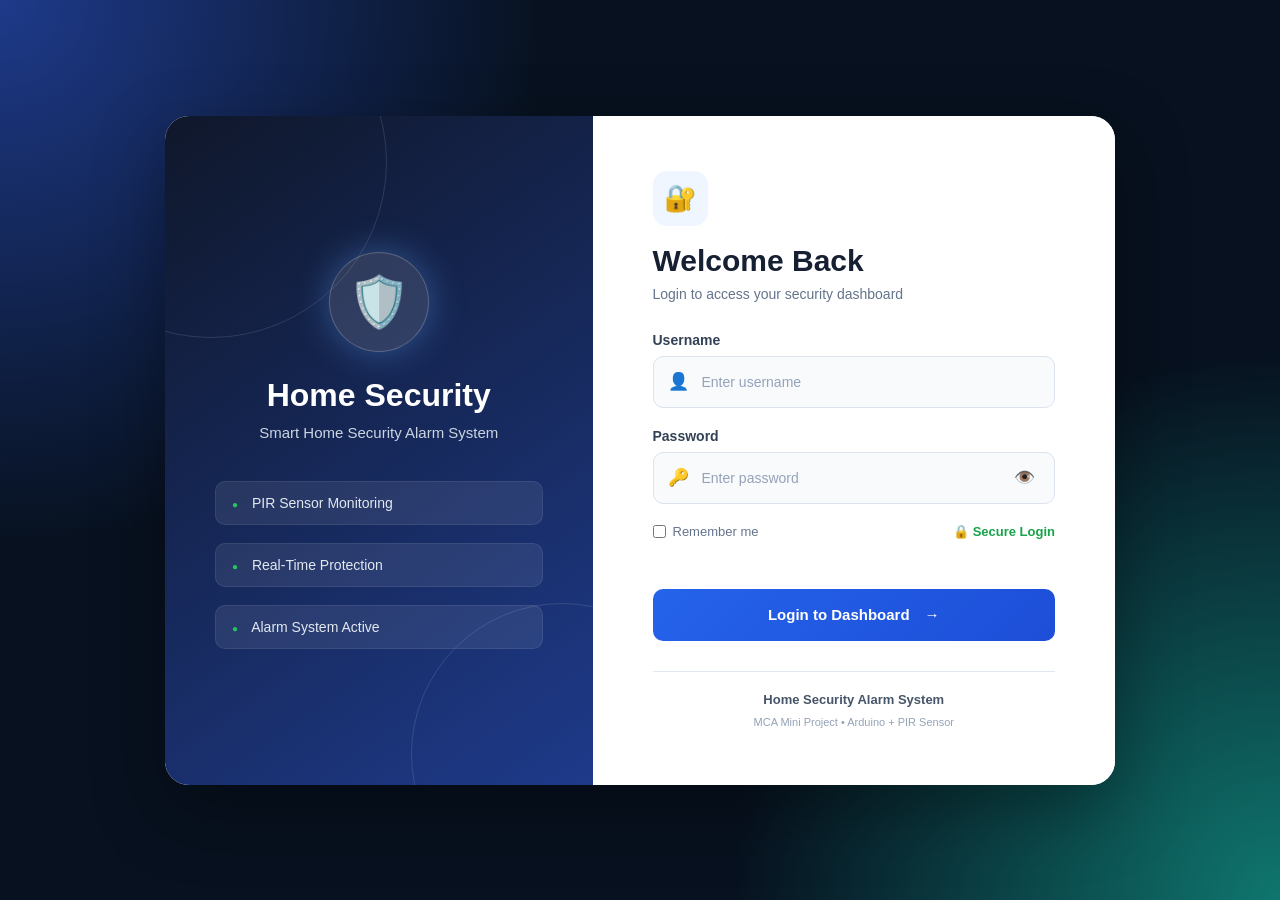
<file: index.html>
<!DOCTYPE html>
<html lang="en">
<head>
    <meta charset="UTF-8">
    <meta name="viewport" content="width=device-width, initial-scale=1.0">
    <title>Home Security Alarm System</title>

    <meta http-equiv="refresh" content="0; url=login.html">
</head>
<body>
    <p>Redirecting to login...</p>
</body>
</html>
</file>
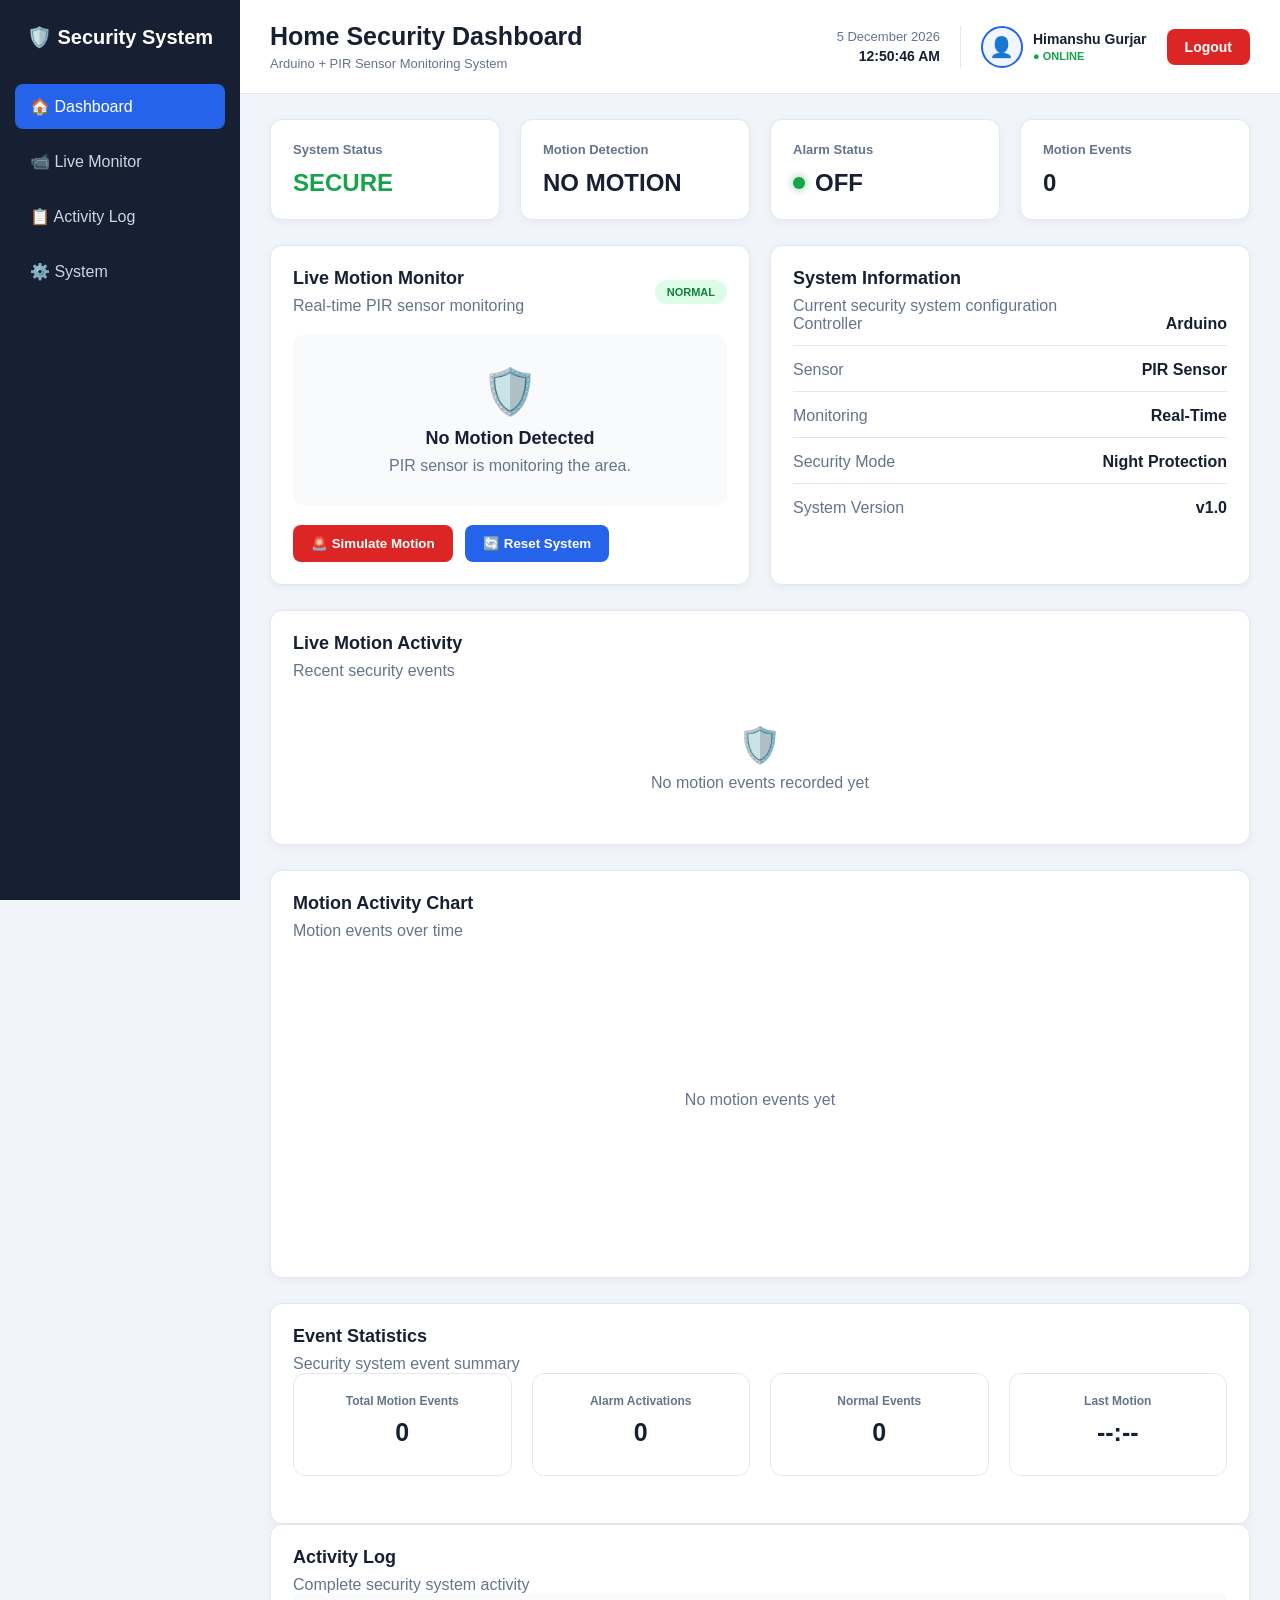
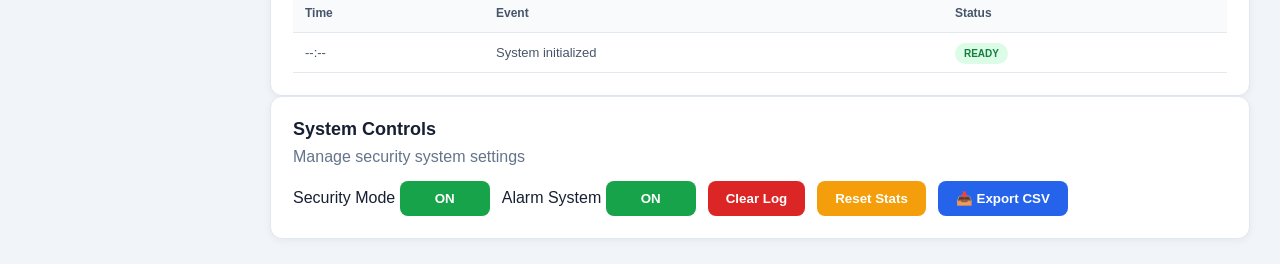
<file: dashboard.html>
<!DOCTYPE html>
<html lang="en">

<head>
    <meta charset="UTF-8">
    <meta name="viewport" content="width=device-width, initial-scale=1.0">

    <title>Home Security Dashboard</title>

    <link rel="stylesheet" href="style.css">
</head>

<body>

    <!-- ================= SIDEBAR ================= -->

    <aside class="sidebar">

        <h2>🛡️ Security System</h2>

        <ul class="sidebar-menu">

            <li>
                <a href="#" class="active">🏠 Dashboard</a>
            </li>

            <li>
                <a href="#monitor">📹 Live Monitor</a>
            </li>

            <li>
                <a href="#activity">📋 Activity Log</a>
            </li>

            <li>
                <a href="#system">⚙️ System</a>
            </li>

        </ul>

    </aside>


    <!-- ================= MAIN ================= -->

    <main class="main">


        <!-- ================= HEADER ================= -->

        <header class="header">

            <div class="header-title">

                <h1>Home Security Dashboard</h1>

                <p>
                    Arduino + PIR Sensor Monitoring System
                </p>

            </div>


            <div class="header-actions">

                <!-- Date & Time -->

                <div class="header-time">

                    <span id="date">
                        Loading...
                    </span>

                    <span id="time">
                        Loading...
                    </span>

                </div>


                <!-- Admin -->

                <div class="admin-profile">

                    <div class="admin-avatar">
                        👤
                    </div>

                    <div class="admin-details">

                        <strong>Himanshu Gurjar</strong>

                        <span>● ONLINE</span>

                    </div>

                </div>


                <!-- Logout -->

                <button
                    id="logoutButton"
                    class="logout-button"
                >
                    Logout
                </button>

            </div>

        </header>


        <!-- ================= CONTENT ================= -->

        <div class="dashboard-content">


            <!-- ================= STATUS CARDS ================= -->

            <section class="dashboard">


                <!-- System Status -->

                <div class="status-card">

                    <h3>System Status</h3>

                    <h2
                        id="systemStatus"
                        class="green-text"
                    >
                        SECURE
                    </h2>

                </div>


                <!-- Motion Detection -->

                <div class="status-card">

                    <h3>Motion Detection</h3>

                    <h2 id="motionStatus">
                        NO MOTION
                    </h2>

                </div>


                <!-- Alarm Status -->

                <div class="status-card">

                    <h3>Alarm Status</h3>

                    <div class="alarm-indicator">

                        <span
                            id="alarmLight"
                            class="alarm-light"
                        ></span>

                        <h2 id="alarmStatus">
                            OFF
                        </h2>

                    </div>

                </div>


                <!-- Motion Events -->

                <div class="status-card">

                    <h3>Motion Events</h3>

                    <h2 id="motionEvents">
                        0
                    </h2>

                </div>

            </section>



            <!-- ================= MONITOR + SYSTEM ================= -->

            <section class="content-grid">


                <!-- LIVE MOTION MONITOR -->

                <div
                    class="panel"
                    id="monitor"
                >

                    <div class="monitor-header">

                        <div>

                            <h2>
                                Live Motion Monitor
                            </h2>

                            <p>
                                Real-time PIR sensor monitoring
                            </p>

                        </div>

                        <span
                            id="monitorStatus"
                            class="monitor-status"
                        >
                            NORMAL
                        </span>

                    </div>


                    <div class="monitor-box">

                        <div class="monitor-icon">
                            🛡️
                        </div>

                        <h2 id="motionTitle">
                            No Motion Detected
                        </h2>

                        <p id="motionMessage">
                            PIR sensor is monitoring the area.
                        </p>

                    </div>


                    <button
                        class="simulate-button"
                        onclick="simulateMotion()"
                    >
                        🚨 Simulate Motion
                    </button>


                    <button
                        class="reset-button"
                        onclick="resetSystem()"
                    >
                        🔄 Reset System
                    </button>

                </div>



                <!-- SYSTEM INFORMATION -->

                <div
                    class="panel"
                    id="system"
                >

                    <h2>
                        System Information
                    </h2>

                    <p>
                        Current security system configuration
                    </p>


                    <div class="system-info">


                        <div class="info-row">

                            <span class="info-label">
                                Controller
                            </span>

                            <span class="info-value">
                                Arduino
                            </span>

                        </div>


                        <div class="info-row">

                            <span class="info-label">
                                Sensor
                            </span>

                            <span class="info-value">
                                PIR Sensor
                            </span>

                        </div>


                        <div class="info-row">

                            <span class="info-label">
                                Monitoring
                            </span>

                            <span class="info-value">
                                Real-Time
                            </span>

                        </div>


                        <div class="info-row">

                            <span class="info-label">
                                Security Mode
                            </span>

                            <span class="info-value">
                                Night Protection
                            </span>

                        </div>


                        <div class="info-row">

                            <span class="info-label">
                                System Version
                            </span>

                            <span class="info-value">
                                v1.0
                            </span>

                        </div>

                    </div>

                </div>

            </section>



            <!-- ================= LIVE ACTIVITY ================= -->

            <section class="panel live-activity-panel">

                <h2>
                    Live Motion Activity
                </h2>

                <p>
                    Recent security events
                </p>


                <div
                    id="liveActivityList"
                    class="live-activity-list"
                >

                    <div class="empty-activity">

                        <div class="empty-icon">
                            🛡️
                        </div>

                        <p>
                            No motion events recorded yet
                        </p>

                    </div>

                </div>

            </section>



            <!-- ================= CHART ================= -->

            <section class="panel chart-panel">

                <h2>
                    Motion Activity Chart
                </h2>

                <p>
                    Motion events over time
                </p>


                <div class="chart-container">

                    <canvas id="motionChart"></canvas>

                </div>

            </section>



            <!-- ================= STATISTICS ================= -->

            <section class="panel">

                <h2>
                    Event Statistics
                </h2>

                <p>
                    Security system event summary
                </p>


                <div class="stats-grid">


                    <div class="stat-card">

                        <h3>
                            Total Motion Events
                        </h3>

                        <h2 id="totalMotionEvents">
                            0
                        </h2>

                    </div>


                    <div class="stat-card">

                        <h3>
                            Alarm Activations
                        </h3>

                        <h2 id="alarmActivations">
                            0
                        </h2>

                    </div>


                    <div class="stat-card">

                        <h3>
                            Normal Events
                        </h3>

                        <h2 id="normalEvents">
                            0
                        </h2>

                    </div>


                    <div class="stat-card">

                        <h3>
                            Last Motion
                        </h3>

                        <h2 id="lastMotionTime">
                            --:--
                        </h2>

                    </div>


                </div>

            </section>



            <!-- ================= ACTIVITY LOG ================= -->

            <section
                class="panel"
                id="activity"
            >

                <h2>
                    Activity Log
                </h2>

                <p>
                    Complete security system activity
                </p>


                <div class="activity-table-container">

                    <table class="activity-table">

                        <thead>

                            <tr>

                                <th>
                                    Time
                                </th>

                                <th>
                                    Event
                                </th>

                                <th>
                                    Status
                                </th>

                            </tr>

                        </thead>


                        <tbody id="activityTable">

                            <tr>

                                <td>
                                    --:--
                                </td>

                                <td>
                                    System initialized
                                </td>

                                <td>

                                    <span class="success-badge">
                                        READY
                                    </span>

                                </td>

                            </tr>

                        </tbody>

                    </table>

                </div>

            </section>



            <!-- ================= SYSTEM CONTROLS ================= -->

            <section class="panel">

                <h2>
                    System Controls
                </h2>

                <p>
                    Manage security system settings
                </p>


                <div class="system-controls">


                    <!-- Security -->

                    <div class="control-group">

                        <span>
                            Security Mode
                        </span>

                        <button
                            id="securityToggle"
                            class="control-button active"
                        >
                            ON
                        </button>

                    </div>


                    <!-- Alarm -->

                    <div class="control-group">

                        <span>
                            Alarm System
                        </span>

                        <button
                            id="alarmToggle"
                            class="control-button active"
                        >
                            ON
                        </button>

                    </div>


                    <!-- Clear Log -->

                    <button
                        id="clearLogButton"
                        class="control-button danger"
                    >
                        Clear Log
                    </button>


                    <!-- Reset Statistics -->

                    <button
                        id="resetStatsButton"
                        class="control-button warning"
                    >
                        Reset Stats
                    </button>


                    <!-- Export -->

                    <button
                        class="export-button"
                        onclick="exportActivityLog()"
                    >
                        📥 Export CSV
                    </button>


                </div>

            </section>


        </div>

    </main>


    <!-- ================= JAVASCRIPT ================= -->

    <script src="script.js"></script>

</body>

</html>
</file>
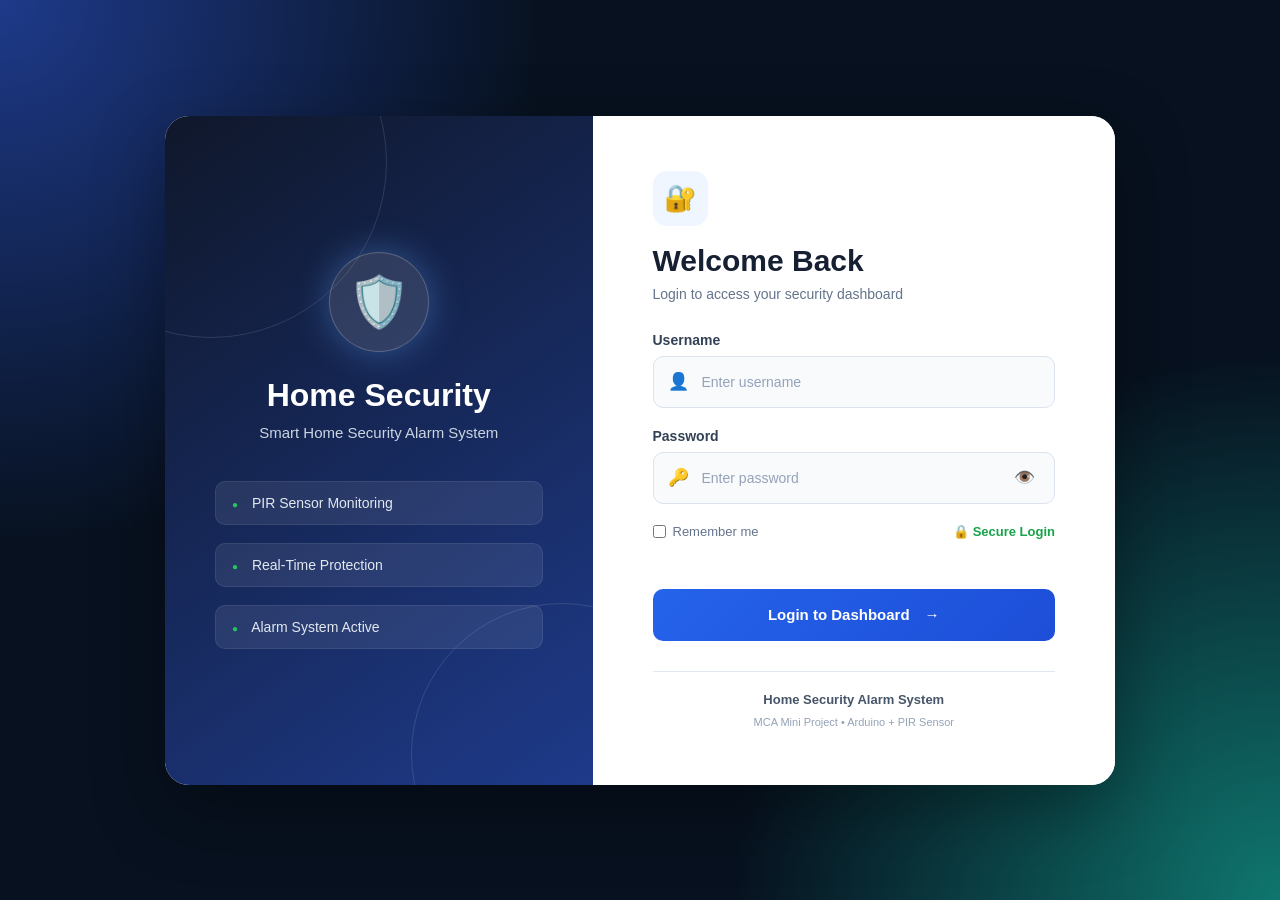
<file: login.html>
<!DOCTYPE html>
<html lang="en">
<head>
    <meta charset="UTF-8">
    <meta name="viewport" content="width=device-width, initial-scale=1.0">

    <title>Login | Home Security System</title>

    <link rel="stylesheet" href="login.css">
</head>

<body>

    <div class="login-container">

        <!-- Left Security Section -->
        <div class="security-panel">

            <div class="shield">
                🛡️
            </div>

            <h1>Home Security</h1>

            <p>
                Smart Home Security Alarm System
            </p>

            <div class="security-info">
                <div>
                    <span>●</span>
                    PIR Sensor Monitoring
                </div>

                <div>
                    <span>●</span>
                    Real-Time Protection
                </div>

                <div>
                    <span>●</span>
                    Alarm System Active
                </div>
            </div>

        </div>


        <!-- Login Section -->
        <div class="login-panel">

            <div class="login-header">

                <div class="login-icon">
                    🔐
                </div>
                

                <h2>Welcome Back</h2>

                <p>
                    Login to access your security dashboard
                </p>

            </div>


            <form id="loginForm">

                <!-- Username -->
                <div class="input-group">

                    <label for="username">
                        Username
                    </label>

                    <div class="input-wrapper">

                        <span class="input-icon">👤</span>

                        <input
                            type="text"
                            id="username"
                            placeholder="Enter username"
                            autocomplete="username"
                            required
                        >

                    </div>

                </div>


                <!-- Password -->
                <div class="input-group">

                    <label for="password">
                        Password
                    </label>

                    <div class="input-wrapper">

                        <span class="input-icon">🔑</span>

                        <input
                            type="password"
                            id="password"
                            placeholder="Enter password"
                            autocomplete="current-password"
                            required
                        >

                        <button
                            type="button"
                            id="togglePassword"
                            class="password-toggle"
                        >
                            👁️
                        </button>

                    </div>

                </div>


                <!-- Remember -->
                <div class="login-options">

                    <label class="remember-me">

                        <input
                            type="checkbox"
                            id="rememberMe"
                        >

                        <span>Remember me</span>

                    </label>

                    <span class="secure-text">
                        🔒 Secure Login
                    </span>

                </div>


                <!-- Error Message -->
                <div
                    id="loginMessage"
                    class="login-message"
                ></div>


                <!-- Login Button -->
                <button
                    type="submit"
                    class="login-button"
                >

                    <span>Login to Dashboard</span>

                    <span>→</span>

                </button>

            </form>


            <div class="login-footer">

                <p>
                    Home Security Alarm System
                </p>

                <small>
                    MCA Mini Project • Arduino + PIR Sensor
                </small>

            </div>

        </div>

    </div>


    <script src="login.js"></script>

</body>
</html>
</file>
<file: style.css>
/* ========================================
   HOME SECURITY DASHBOARD
   ORIGINAL DASHBOARD STYLE
======================================== */

* {
    margin: 0;
    padding: 0;
    box-sizing: border-box;
}

body {
    font-family: Arial, Helvetica, sans-serif;
    background: #f1f5f9;
    color: #172033;
    min-height: 100vh;
}

/* ========================================
   SIDEBAR
======================================== */

.sidebar {
    position: fixed;
    left: 0;
    top: 0;
    width: 240px;
    height: 100vh;
    background: #172033;
    color: white;
    padding: 25px 15px;
    z-index: 100;
}

.sidebar h2 {
    text-align: center;
    margin-bottom: 35px;
    font-size: 20px;
}

.sidebar-menu {
    list-style: none;
}

.sidebar-menu li {
    margin-bottom: 10px;
}

.sidebar-menu a {
    display: block;
    padding: 13px 15px;
    color: #cbd5e1;
    text-decoration: none;
    border-radius: 8px;
    transition: 0.2s;
}

.sidebar-menu a:hover,
.sidebar-menu a.active {
    background: #2563eb;
    color: white;
}

/* ========================================
   MAIN AREA
======================================== */

.main {
    margin-left: 240px;
    min-height: 100vh;
}

/* ========================================
   HEADER
======================================== */

.header {
    background: white;
    padding: 22px 30px;
    border-bottom: 1px solid #e2e8f0;

    display: flex;
    align-items: center;
    justify-content: space-between;

    gap: 20px;
}

.header-title {
    flex: 1;
}

.header h1 {
    font-size: 25px;
    margin-bottom: 5px;
    color: #172033;
}

.header p {
    color: #64748b;
    font-size: 13px;
}

.header-actions {
    display: flex;
    align-items: center;
    gap: 20px;
}

.header-time {
    display: flex;
    flex-direction: column;
    align-items: flex-end;
    gap: 4px;
}

#date {
    color: #64748b;
    font-size: 13px;
}

#time {
    color: #172033;
    font-weight: bold;
    font-size: 14px;
}

/* ========================================
   ADMIN PROFILE
======================================== */

.admin-profile {
    display: flex;
    align-items: center;
    gap: 10px;

    padding-left: 20px;
    border-left: 1px solid #e2e8f0;
}

.admin-avatar {
    width: 42px;
    height: 42px;

    border-radius: 50%;

    display: flex;
    align-items: center;
    justify-content: center;

    background: #eff6ff;
    border: 2px solid #2563eb;

    font-size: 20px;
}

.admin-details {
    display: flex;
    flex-direction: column;
    gap: 3px;
}

.admin-details strong {
    color: #172033;
    font-size: 14px;
}

.admin-details span {
    color: #16a34a;
    font-size: 11px;
    font-weight: 700;
}

/* ========================================
   LOGOUT
======================================== */

.logout-button {
    padding: 10px 18px;

    border: none;
    border-radius: 8px;

    background: #dc2626;
    color: white;

    font-size: 14px;
    font-weight: 700;

    cursor: pointer;

    transition: 0.2s ease;
}

.logout-button:hover {
    background: #b91c1c;
    transform: translateY(-2px);
}

.logout-button:active {
    transform: translateY(0);
}

/* ========================================
   DASHBOARD CONTENT
======================================== */

.dashboard-content {
    padding: 25px 30px;
}
/* ================================
   PROFESSIONAL DASHBOARD UPGRADE
   ================================ */

.dashboard-content {
    max-width: 1500px;
    margin: 0 auto;
}

.status-card,
.panel {
    transition: transform 0.25s ease, box-shadow 0.25s ease;
}

.status-card:hover,
.panel:hover {
    transform: translateY(-3px);
    box-shadow: 0 12px 30px rgba(15, 23, 42, 0.10);
}

/* Status cards */

.status-card h3 {
    font-size: 14px;
    font-weight: 600;
    color: #64748b;
    margin-bottom: 10px;
}

.status-card h2 {
    font-size: 25px;
    font-weight: 700;
}

/* Monitor */

.monitor-box {
    border-radius: 16px;
    transition: all 0.3s ease;
}

.monitor-icon {
    font-size: 42px;
    margin-bottom: 10px;
}

/* Buttons */

.simulate-button,
.reset-button,
.control-button,
.export-button {
    transition: transform 0.2s ease, box-shadow 0.2s ease;
}

.simulate-button:hover,
.reset-button:hover,
.control-button:hover,
.export-button:hover {
    transform: translateY(-2px);
}

/* Live activity */

.live-activity-item {
    transition: background 0.2s ease, transform 0.2s ease;
}

.live-activity-item:hover {
    transform: translateX(4px);
}

/* Statistics */

.stat-card {
    transition: transform 0.2s ease, box-shadow 0.2s ease;
}

.stat-card:hover {
    transform: translateY(-3px);
}

/* Responsive dashboard */

@media (max-width: 900px) {

    .content-grid {
        grid-template-columns: 1fr;
    }

    .stats-grid {
        grid-template-columns: repeat(2, 1fr);
    }

}

@media (max-width: 600px) {

    .dashboard {
        grid-template-columns: 1fr;
    }

    .stats-grid {
        grid-template-columns: 1fr;
    }

    .header {
        flex-direction: column;
        align-items: flex-start;
        gap: 15px;
    }

    .header-actions {
        width: 100%;
        flex-wrap: wrap;
    }

}

/* ========================================
   STATUS CARDS
======================================== */

.dashboard {
    display: grid;
    grid-template-columns: repeat(4, 1fr);
    gap: 20px;
    margin-bottom: 25px;
}

.status-card {
    background: white;
    border-radius: 12px;
    padding: 22px;

    border: 1px solid #e2e8f0;

    box-shadow: 0 2px 8px rgba(15, 23, 42, 0.05);
}

.status-card h3 {
    color: #64748b;
    font-size: 13px;
    margin-bottom: 12px;
}

.status-card h2 {
    font-size: 24px;
    color: #172033;
}

.green-text {
    color: #16a34a !important;
}

/* ========================================
   ALARM INDICATOR
======================================== */

.alarm-indicator {
    display: flex;
    align-items: center;
    gap: 10px;
}

.alarm-light {
    width: 12px;
    height: 12px;

    border-radius: 50%;
    display: inline-block;

    background: #16a34a;

    box-shadow:
        0 0 8px rgba(22, 163, 74, 0.6);
}

.alarm-active {
    background: #dc2626;

    box-shadow:
        0 0 8px rgba(220, 38, 38, 0.8),
        0 0 18px rgba(220, 38, 38, 0.6);

    animation: alarmPulse 0.8s infinite;
}

@keyframes alarmPulse {

    0% {
        transform: scale(1);
        opacity: 1;
    }

    50% {
        transform: scale(1.4);
        opacity: 0.5;
    }

    100% {
        transform: scale(1);
        opacity: 1;
    }
}

/* ========================================
   ALERT MODE
======================================== */

body.alert-mode {
    animation: screenAlert 1s infinite;
}

@keyframes screenAlert {

    0% {
        box-shadow:
            inset 0 0 0 rgba(220, 38, 38, 0);
    }

    50% {
        box-shadow:
            inset 0 0 25px rgba(220, 38, 38, 0.35);
    }

    100% {
        box-shadow:
            inset 0 0 0 rgba(220, 38, 38, 0);
    }
}

/* ========================================
   CONTENT GRID
======================================== */

.content-grid {
    display: grid;
    grid-template-columns: 1fr 1fr;
    gap: 20px;
    margin-bottom: 25px;
}

/* ========================================
   PANELS
======================================== */

.panel {
    background: white;

    border: 1px solid #e2e8f0;
    border-radius: 12px;

    padding: 22px;

    box-shadow:
        0 2px 8px rgba(15, 23, 42, 0.05);
}

.panel h2 {
    color: #172033;
    font-size: 18px;
    margin-bottom: 8px;
}

.panel p {
    color: #64748b;
}

/* ========================================
   LIVE MOTION MONITOR
======================================== */

.monitor-header {
    display: flex;
    align-items: center;
    justify-content: space-between;

    margin-bottom: 20px;
}

.monitor-status {
    padding: 6px 12px;

    border-radius: 20px;

    background: #dcfce7;
    color: #15803d;

    font-size: 11px;
    font-weight: bold;
}

.monitor-box {
    text-align: center;
    padding: 30px 20px;

    background: #f8fafc;
    border-radius: 10px;

    margin-bottom: 20px;
}

.monitor-icon {
    font-size: 45px;
    margin-bottom: 10px;
}

.monitor-box h2 {
    margin-bottom: 8px;
}

/* ========================================
   BUTTONS
======================================== */

.simulate-button,
.reset-button {
    padding: 11px 18px;

    border: none;
    border-radius: 8px;

    font-weight: 700;

    cursor: pointer;

    transition: 0.2s;
}

.simulate-button {
    background: #dc2626;
    color: white;
}

.simulate-button:hover {
    background: #b91c1c;
    transform: translateY(-2px);
}

.reset-button {
    background: #2563eb;
    color: white;
    margin-left: 8px;
}

.reset-button:hover {
    background: #1d4ed8;
    transform: translateY(-2px);
}

/* ========================================
   SYSTEM INFORMATION
======================================== */

.system-info {
    display: grid;
    gap: 15px;
}

.info-row {
    display: flex;
    justify-content: space-between;

    padding-bottom: 12px;

    border-bottom: 1px solid #e2e8f0;
}

.info-row:last-child {
    border-bottom: none;
}

.info-label {
    color: #64748b;
}

.info-value {
    color: #172033;
    font-weight: 700;
}

/* ========================================
   LIVE ACTIVITY
======================================== */

.live-activity-panel {
    margin-bottom: 25px;
}

.live-activity-list {
    display: flex;
    flex-direction: column;
    gap: 10px;

    margin-top: 15px;
}

.empty-activity {
    text-align: center;
    padding: 30px;

    color: #64748b;
}

.empty-icon {
    font-size: 35px;
    margin-bottom: 8px;
}

.live-activity-item {
    display: flex;
    align-items: center;

    gap: 12px;

    padding: 12px;

    background: #f8fafc;

    border-radius: 8px;

    border: 1px solid #e2e8f0;
}

.activity-icon {
    font-size: 22px;
}

.activity-content {
    flex: 1;
}

.activity-content h3 {
    font-size: 14px;
    color: #172033;
}

.activity-content p {
    font-size: 11px;
    margin-top: 3px;
}

.live-alert-badge,
.live-ready-badge {
    padding: 5px 9px;
    border-radius: 15px;

    font-size: 10px;
    font-weight: 700;
}

.live-alert-badge {
    background: #fee2e2;
    color: #dc2626;
}

.live-ready-badge {
    background: #dcfce7;
    color: #15803d;
}

/* ========================================
   CHART
======================================== */

.chart-panel {
    margin-bottom: 25px;
}

.chart-container {
    width: 100%;
    height: 300px;
    margin-top: 15px;
}

#motionChart {
    width: 100%;
    height: 100%;
}

/* ========================================
   EVENT STATISTICS
======================================== */

.stats-grid {
    display: grid;
    grid-template-columns: repeat(4, 1fr);
    gap: 20px;

    margin-bottom: 25px;
}

.stat-card {
    background: white;

    padding: 20px;

    border-radius: 12px;

    border: 1px solid #e2e8f0;

    text-align: center;
}

.stat-card h3 {
    color: #64748b;
    font-size: 12px;
    margin-bottom: 10px;
}

.stat-card h2 {
    color: #172033;
    font-size: 25px;
}

/* ========================================
   ACTIVITY LOG
======================================== */

.activity-table-container {
    overflow-x: auto;
}

.activity-table {
    width: 100%;
    border-collapse: collapse;
}

.activity-table th,
.activity-table td {
    padding: 12px;

    text-align: left;

    border-bottom: 1px solid #e2e8f0;
}

.activity-table th {
    color: #475569;
    font-size: 12px;
    background: #f8fafc;
}

.activity-table td {
    font-size: 13px;
    color: #475569;
}

.success-badge,
.danger-badge {
    padding: 5px 9px;

    border-radius: 15px;

    font-size: 10px;
    font-weight: 700;
}

.success-badge {
    background: #dcfce7;
    color: #15803d;
}

.danger-badge {
    background: #fee2e2;
    color: #dc2626;
}

/* ========================================
   SYSTEM CONTROLS
======================================== */

.system-controls {
    display: flex;
    align-items: center;
    gap: 12px;

    flex-wrap: wrap;

    margin-top: 15px;
}

.control-button {
    min-width: 90px;

    padding: 10px 18px;

    border: none;
    border-radius: 8px;

    font-weight: 700;

    cursor: pointer;

    background: #16a34a;
    color: white;

    transition: all 0.2s ease;
}

.control-button:hover {
    transform: translateY(-2px);

    box-shadow:
        0 5px 12px rgba(0, 0, 0, 0.12);
}

.control-button:active {
    transform: translateY(0);
}

.control-button.active {
    background: #16a34a;
    color: white;
}

.control-button.control-off {
    background: #64748b;
    color: white;
}

.control-button.danger {
    background: #dc2626;
    color: white;
}

.control-button.danger:hover {
    background: #b91c1c;
}

.control-button.warning {
    background: #f59e0b;
    color: white;
}

.control-button.warning:hover {
    background: #d97706;
}

/* ========================================
   EXPORT BUTTON
======================================== */

.export-button {
    padding: 10px 18px;

    border: none;
    border-radius: 8px;

    background: #2563eb;
    color: white;

    font-weight: 700;

    cursor: pointer;

    transition: 0.2s;
}

.export-button:hover {
    background: #1d4ed8;
    transform: translateY(-2px);
}

/* ========================================
   FOOTER
======================================== */

.footer {
    text-align: center;

    padding: 20px;

    color: #64748b;

    font-size: 12px;
}

/* ========================================
   RESPONSIVE DESIGN
======================================== */

@media (max-width: 1100px) {

    .dashboard {
        grid-template-columns: repeat(2, 1fr);
    }

    .stats-grid {
        grid-template-columns: repeat(2, 1fr);
    }

    .header-actions {
        gap: 12px;
    }
}

@media (max-width: 800px) {

    .sidebar {
        position: relative;

        width: 100%;
        height: auto;
    }

    .main {
        margin-left: 0;
    }

    .content-grid {
        grid-template-columns: 1fr;
    }

    .header {
        flex-direction: column;
        align-items: flex-start;
    }

    .header-actions {
        width: 100%;
        justify-content: space-between;
        flex-wrap: wrap;
    }

    .header-time {
        align-items: flex-start;
    }
}

@media (max-width: 600px) {

    .dashboard,
    .stats-grid {
        grid-template-columns: 1fr;
    }

    .dashboard-content {
        padding: 15px;
    }

    .header {
        padding: 18px;
    }

    .admin-profile {
        padding-left: 10px;
    }

    .simulate-button,
    .reset-button {
        width: 100%;
        margin: 5px 0;
    }

    .system-controls {
        flex-direction: column;
        align-items: stretch;
    }

    .control-button,
    .export-button {
        width: 100%;
    }
}
</file>
<file: login.css>
/* ================================
   HOME SECURITY LOGIN PAGE
================================ */

* {
    margin: 0;
    padding: 0;
    box-sizing: border-box;
}

body {
    min-height: 100vh;

    font-family:
        "Segoe UI",
        Arial,
        sans-serif;

    background:
        radial-gradient(
            circle at top left,
            #1e3a8a,
            transparent 35%
        ),
        radial-gradient(
            circle at bottom right,
            #0f766e,
            transparent 35%
        ),
        #07111f;

    display: flex;
    justify-content: center;
    align-items: center;

    padding: 25px;

    color: #172033;
}


/* ================================
   MAIN CONTAINER
================================ */

.login-container {

    width: 100%;
    max-width: 950px;

    min-height: 590px;

    display: grid;

    grid-template-columns:
        45% 55%;

    background: white;

    border-radius: 24px;

    overflow: hidden;

    box-shadow:
        0 25px 70px
        rgba(0, 0, 0, 0.35);
}


/* ================================
   SECURITY PANEL
================================ */

.security-panel {

    background:
        linear-gradient(
            145deg,
            #0f172a,
            #1e3a8a
        );

    color: white;

    display: flex;

    flex-direction: column;

    justify-content: center;

    align-items: center;

    text-align: center;

    padding: 50px;

    position: relative;

    overflow: hidden;
}


/* Background circles */

.security-panel::before {

    content: "";

    position: absolute;

    width: 350px;
    height: 350px;

    border-radius: 50%;

    border: 1px solid
        rgba(255, 255, 255, 0.12);

    top: -130px;
    left: -130px;
}

.security-panel::after {

    content: "";

    position: absolute;

    width: 300px;
    height: 300px;

    border-radius: 50%;

    border: 1px solid
        rgba(255, 255, 255, 0.12);

    bottom: -120px;
    right: -120px;
}


/* ================================
   SHIELD
================================ */

.shield {

    width: 100px;
    height: 100px;

    border-radius: 50%;

    display: flex;

    align-items: center;
    justify-content: center;

    font-size: 50px;

    background:
        rgba(255, 255, 255, 0.12);

    border:
        1px solid
        rgba(255, 255, 255, 0.2);

    box-shadow:
        0 0 35px
        rgba(96, 165, 250, 0.4);

    margin-bottom: 25px;

    position: relative;

    z-index: 1;
}


/* ================================
   SECURITY TEXT
================================ */

.security-panel h1 {

    font-size: 32px;

    margin-bottom: 10px;

    position: relative;

    z-index: 1;
}

.security-panel > p {

    color: #cbd5e1;

    font-size: 15px;

    margin-bottom: 40px;

    position: relative;

    z-index: 1;
}


/* ================================
   SECURITY INFO
================================ */

.security-info {

    width: 100%;

    display: flex;

    flex-direction: column;

    gap: 18px;

    text-align: left;

    position: relative;

    z-index: 1;
}

.security-info div {

    padding: 13px 16px;

    background:
        rgba(255, 255, 255, 0.08);

    border:
        1px solid
        rgba(255, 255, 255, 0.08);

    border-radius: 10px;

    font-size: 14px;

    color: #e2e8f0;
}

.security-info span {

    color: #22c55e;

    margin-right: 10px;

    font-size: 10px;
}


/* ================================
   LOGIN PANEL
================================ */

.login-panel {

    padding: 55px 60px;

    display: flex;

    flex-direction: column;

    justify-content: center;

    background: white;
}


/* ================================
   LOGIN HEADER
================================ */

.login-header {

    margin-bottom: 30px;
}

.login-icon {

    width: 55px;
    height: 55px;

    display: flex;

    justify-content: center;
    align-items: center;

    border-radius: 14px;

    background: #eff6ff;

    font-size: 26px;

    margin-bottom: 18px;
}

.login-header h2 {

    font-size: 30px;

    color: #172033;

    margin-bottom: 8px;
}

.login-header p {

    color: #64748b;

    font-size: 14px;
}


/* ================================
   INPUT GROUP
================================ */

.input-group {

    margin-bottom: 20px;
}

.input-group label {

    display: block;

    margin-bottom: 8px;

    font-size: 14px;

    font-weight: 600;

    color: #334155;
}


/* ================================
   INPUT WRAPPER
================================ */

.input-wrapper {

    position: relative;

    display: flex;

    align-items: center;
}

.input-icon {

    position: absolute;

    left: 15px;

    font-size: 17px;

    z-index: 1;
}

.input-wrapper input {

    width: 100%;

    height: 52px;

    border: 1px solid #dbe3ee;

    border-radius: 10px;

    outline: none;

    padding:
        0 48px;

    font-size: 14px;

    color: #172033;

    background: #f8fafc;

    transition: 0.2s;
}

.input-wrapper input:focus {

    background: white;

    border-color: #2563eb;

    box-shadow:
        0 0 0 3px
        rgba(37, 99, 235, 0.12);
}

.input-wrapper input::placeholder {

    color: #94a3b8;
}


/* ================================
   PASSWORD BUTTON
================================ */

.password-toggle {

    position: absolute;

    right: 12px;

    border: none;

    background: transparent;

    cursor: pointer;

    font-size: 17px;

    padding: 8px;
}


/* ================================
   LOGIN OPTIONS
================================ */

.login-options {

    display: flex;

    justify-content: space-between;

    align-items: center;

    margin: 5px 0 20px;

    font-size: 13px;
}

.remember-me {

    display: flex;

    align-items: center;

    gap: 7px;

    color: #64748b;

    cursor: pointer;
}

.remember-me input {

    accent-color: #2563eb;

    cursor: pointer;
}

.secure-text {

    color: #16a34a;

    font-weight: 600;
}


/* ================================
   LOGIN MESSAGE
================================ */

.login-message {

    min-height: 20px;

    margin-bottom: 10px;

    font-size: 13px;

    font-weight: 600;

    text-align: center;
}

.login-message.error {

    color: #dc2626;
}

.login-message.success {

    color: #16a34a;
}


/* ================================
   LOGIN BUTTON
================================ */

.login-button {

    width: 100%;

    height: 52px;

    border: none;

    border-radius: 10px;

    background:
        linear-gradient(
            135deg,
            #2563eb,
            #1d4ed8
        );

    color: white;

    font-size: 15px;

    font-weight: 700;

    cursor: pointer;

    display: flex;

    justify-content: center;

    align-items: center;

    gap: 15px;

    transition:
        transform 0.2s,
        box-shadow 0.2s;
}

.login-button:hover {

    transform:
        translateY(-2px);

    box-shadow:
        0 10px 25px
        rgba(37, 99, 235, 0.3);
}

.login-button:active {

    transform:
        translateY(0);
}


/* ================================
   LOGIN FOOTER
================================ */

.login-footer {

    text-align: center;

    margin-top: 30px;

    padding-top: 20px;

    border-top:
        1px solid #e2e8f0;
}

.login-footer p {

    color: #475569;

    font-size: 13px;

    font-weight: 600;

    margin-bottom: 5px;
}

.login-footer small {

    color: #94a3b8;

    font-size: 11px;
}


/* ================================
   MOBILE RESPONSIVE
================================ */

@media (max-width: 750px) {

    .login-container {

        grid-template-columns: 1fr;

        max-width: 500px;
    }

    .security-panel {

        padding: 35px 25px;
    }

    .security-panel h1 {

        font-size: 26px;
    }

    .security-info {

        display: none;
    }

    .login-panel {

        padding: 40px 30px;
    }
}


@media (max-width: 450px) {

    body {

        padding: 12px;
    }

    .login-container {

        border-radius: 16px;
    }

    .login-panel {

        padding: 30px 22px;
    }

    .login-header h2 {

        font-size: 25px;
    }

    .login-options {

        flex-direction: column;

        align-items: flex-start;

        gap: 10px;
    }
}
</file>
